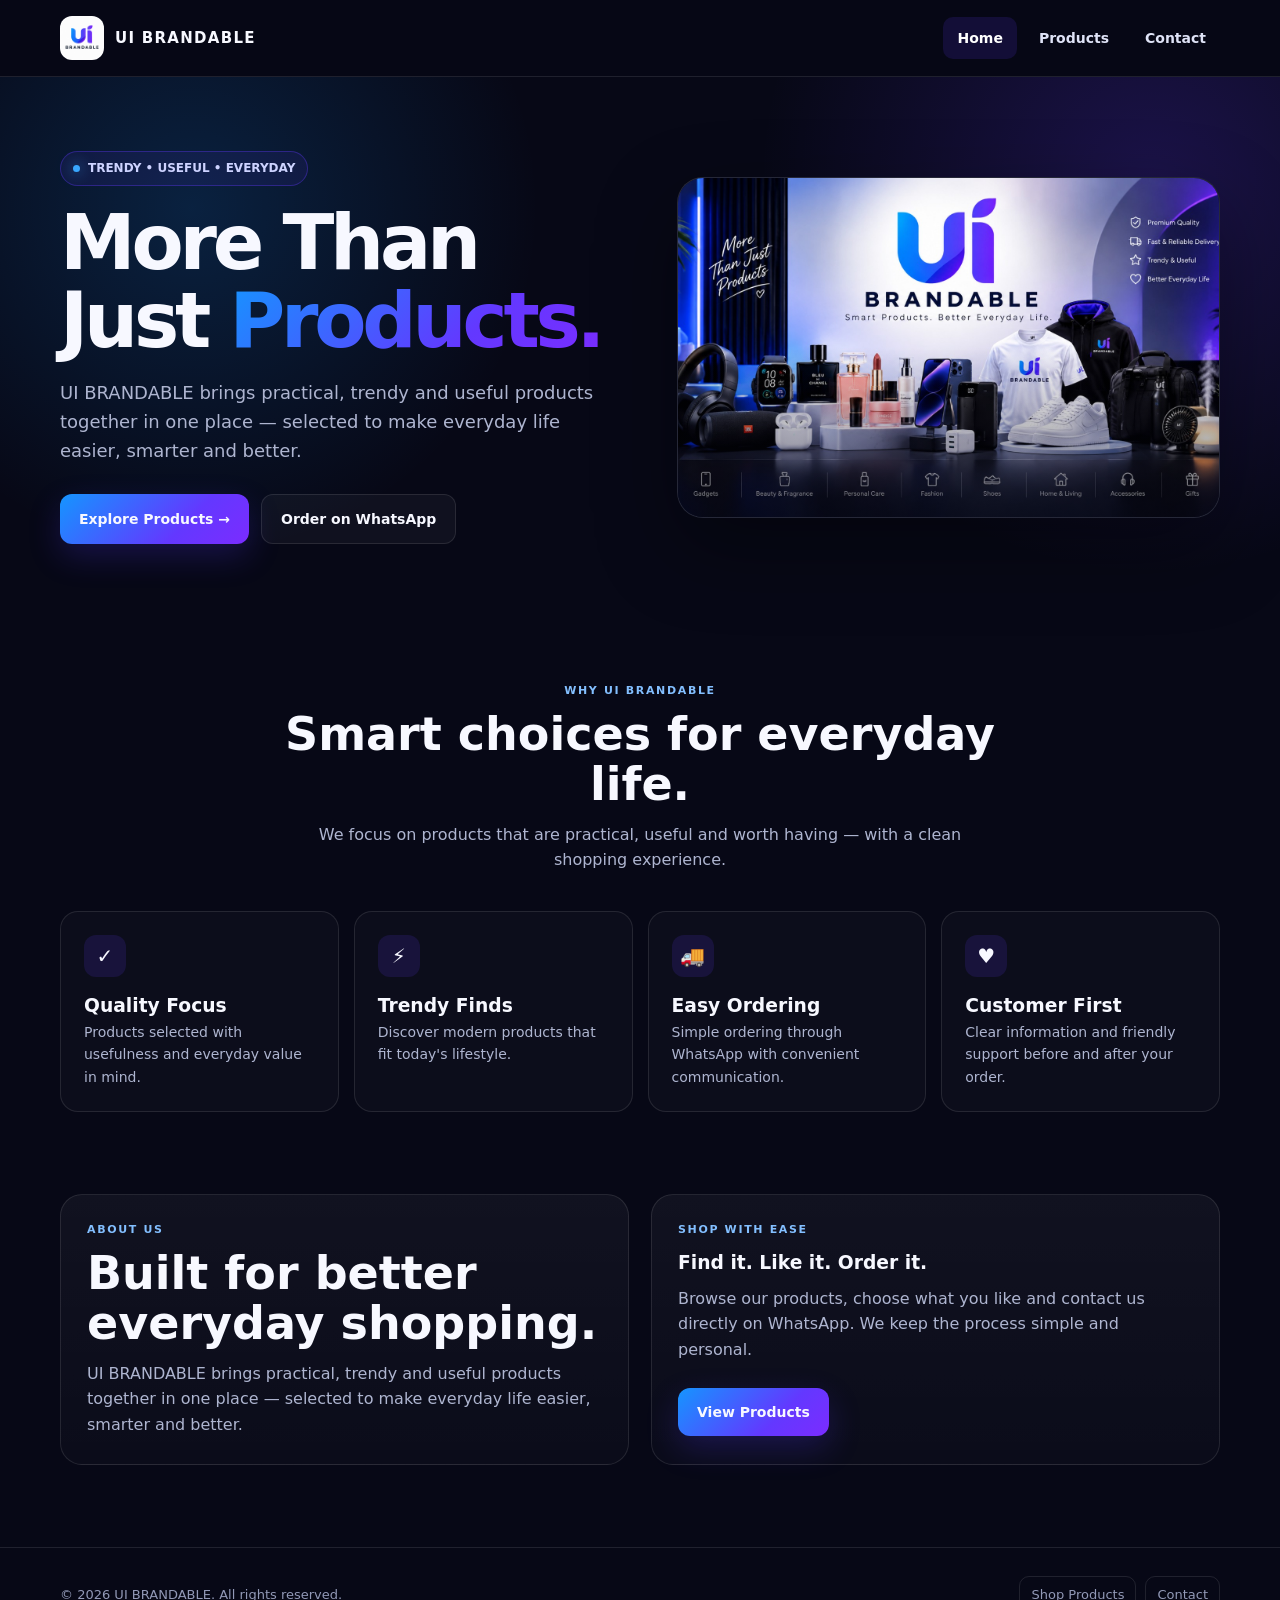
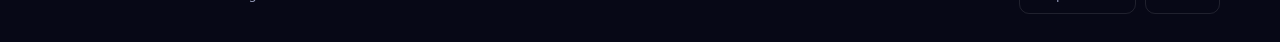
<file: index.html>
<!doctype html>
<html lang="en">
<head>
<meta charset="utf-8">
<meta name="viewport" content="width=device-width,initial-scale=1">
<title>Home | UI BRANDABLE</title>
<meta name="description" content="UI BRANDABLE — smart, trendy and useful products for better everyday life.">
<link rel="stylesheet" href="style.css">
</head>
<body>
<header>
  <div class="container nav">
    <a class="logo-wrap" href="index.html">
      <img src="assets/logo.jpg" alt="UI BRANDABLE logo">
      <span class="logo-text">UI BRANDABLE</span>
    </a>
    <button class="menu" aria-label="Open menu" onclick="toggleMenu()">☰</button>
    <nav id="nav">
      <a class="active" href="index.html">Home</a>
      <a class="" href="products.html">Products</a>
      <a class="" href="contact.html">Contact</a>
    </nav>
  </div>
</header>

<main>
<section class="hero">
 <div class="container hero-grid">
  <div>
   <div class="kicker"><span></span> TRENDY • USEFUL • EVERYDAY</div>
   <h1>More Than Just <span class="gradient-text">Products.</span></h1>
   <p id="heroBio"></p>
   <div class="buttons">
    <a class="btn btn-primary" href="products.html">Explore Products →</a>
    <a class="btn btn-secondary" id="heroWhatsApp" href="#" target="_blank">Order on WhatsApp</a>
   </div>
  </div>
  <div class="hero-card"><img id="heroImage" src="" alt="UI BRANDABLE collection"></div>
 </div>
</section>

<section class="section">
 <div class="container">
  <div class="section-head">
   <div class="eyebrow">Why UI BRANDABLE</div>
   <h2>Smart choices for everyday life.</h2>
   <p>We focus on products that are practical, useful and worth having — with a clean shopping experience.</p>
  </div>
  <div class="features">
   <div class="feature"><div class="icon">✓</div><h3>Quality Focus</h3><p>Products selected with usefulness and everyday value in mind.</p></div>
   <div class="feature"><div class="icon">⚡</div><h3>Trendy Finds</h3><p>Discover modern products that fit today's lifestyle.</p></div>
   <div class="feature"><div class="icon">🚚</div><h3>Easy Ordering</h3><p>Simple ordering through WhatsApp with convenient communication.</p></div>
   <div class="feature"><div class="icon">♥</div><h3>Customer First</h3><p>Clear information and friendly support before and after your order.</p></div>
  </div>
 </div>
</section>

<section class="section" style="padding-top:0">
 <div class="container">
  <div class="about-grid">
   <div class="card"><div class="eyebrow">About Us</div><h2>Built for better everyday shopping.</h2><p class="muted" id="aboutBio"></p></div>
   <div class="card"><div class="eyebrow">Shop With Ease</div><h3>Find it. Like it. Order it.</h3><p class="muted">Browse our products, choose what you like and contact us directly on WhatsApp. We keep the process simple and personal.</p><br><a class="btn btn-primary" href="products.html">View Products</a></div>
  </div>
 </div>
</section>
</main>

<footer>
 <div class="container footer-inner">
   <div>© <span id="year"></span> UI BRANDABLE. All rights reserved.</div>
   <div class="socials"><a href="products.html">Shop Products</a><a href="contact.html">Contact</a></div>
 </div>
</footer>
<script src="config.js"></script>
<script src="script.js"></script>
</body>
</html>
</file>
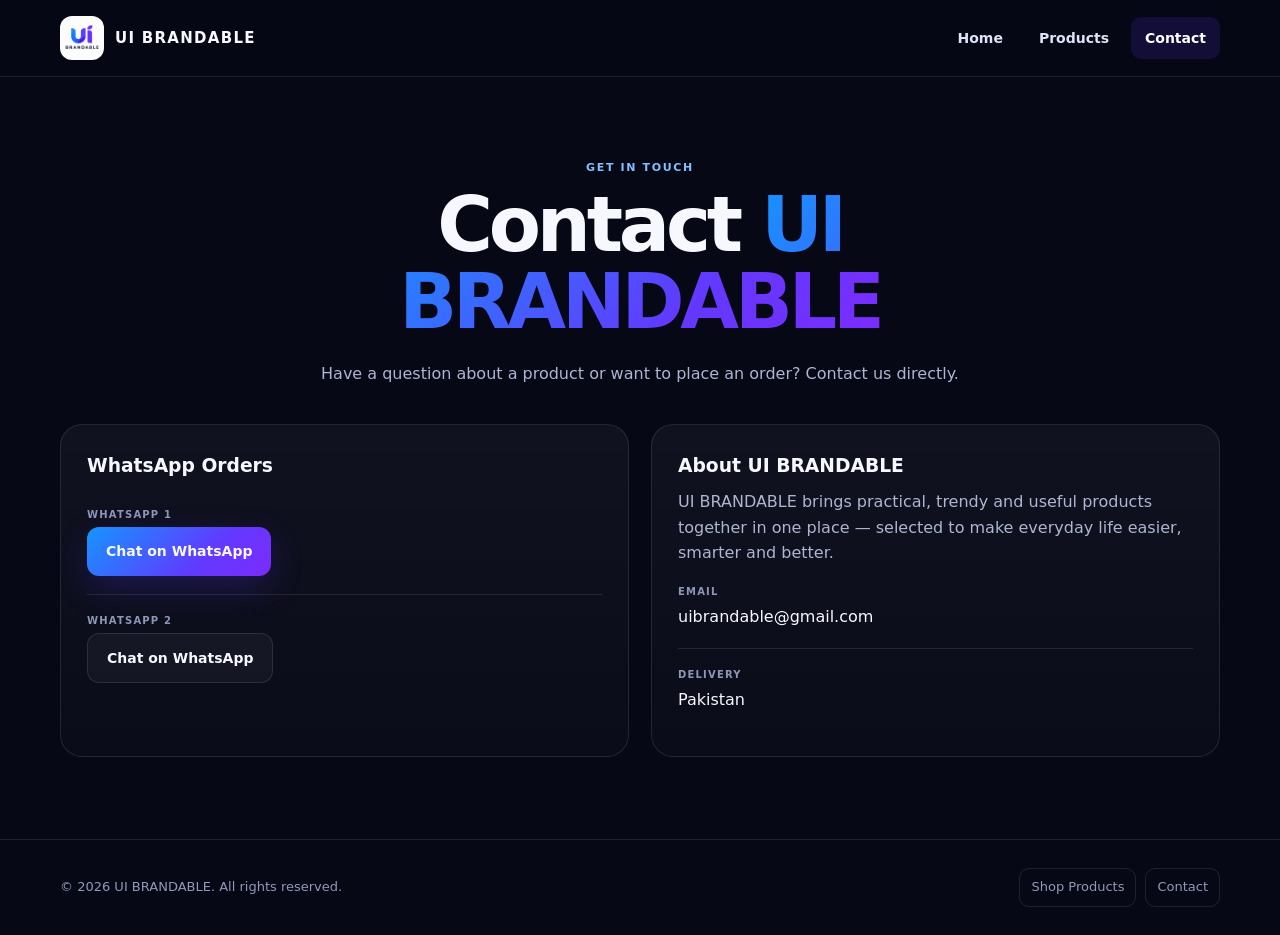
<file: contact.html>
<!doctype html>
<html lang="en">
<head>
<meta charset="utf-8">
<meta name="viewport" content="width=device-width,initial-scale=1">
<title>Contact | UI BRANDABLE</title>
<meta name="description" content="UI BRANDABLE — smart, trendy and useful products for better everyday life.">
<link rel="stylesheet" href="style.css">
</head>
<body>
<header>
  <div class="container nav">
    <a class="logo-wrap" href="index.html">
      <img src="assets/logo.jpg" alt="UI BRANDABLE logo">
      <span class="logo-text">UI BRANDABLE</span>
    </a>
    <button class="menu" aria-label="Open menu" onclick="toggleMenu()">☰</button>
    <nav id="nav">
      <a class="" href="index.html">Home</a>
      <a class="" href="products.html">Products</a>
      <a class="active" href="contact.html">Contact</a>
    </nav>
  </div>
</header>

<main>
<section class="section">
 <div class="container">
  <div class="section-head">
   <div class="eyebrow">Get In Touch</div>
   <h1>Contact <span class="gradient-text">UI BRANDABLE</span></h1>
   <p>Have a question about a product or want to place an order? Contact us directly.</p>
  </div>
  <div class="contact-grid">
   <div class="card">
    <h3>WhatsApp Orders</h3>
    <div class="contact-item"><small>WhatsApp 1</small><a class="btn btn-primary" id="wa1" target="_blank">Chat on WhatsApp</a></div>
    <div class="contact-item"><small>WhatsApp 2</small><a class="btn btn-secondary" id="wa2" target="_blank">Chat on WhatsApp</a></div>
   </div>
   <div class="card">
    <h3>About UI BRANDABLE</h3>
    <p class="muted" id="contactBio"></p>
    <div class="contact-item"><small>Email</small><span id="email"></span></div>
    <div class="contact-item"><small>Delivery</small><span>Pakistan</span></div>
   </div>
  </div>
 </div>
</section>
</main>

<footer>
 <div class="container footer-inner">
   <div>© <span id="year"></span> UI BRANDABLE. All rights reserved.</div>
   <div class="socials"><a href="products.html">Shop Products</a><a href="contact.html">Contact</a></div>
 </div>
</footer>
<script src="config.js"></script>
<script src="script.js"></script>
</body>
</html>
</file>
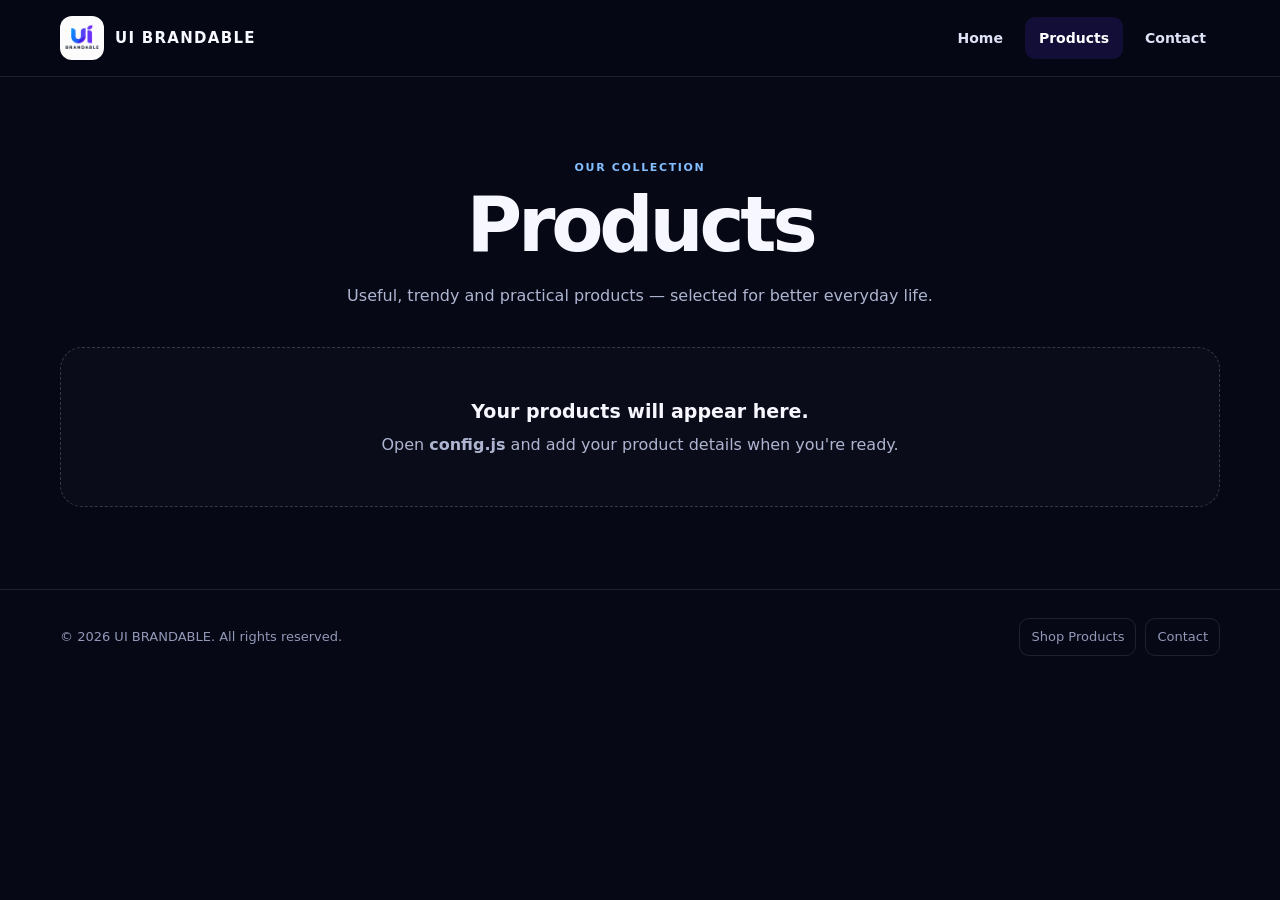
<file: products.html>
<!doctype html>
<html lang="en">
<head>
<meta charset="utf-8">
<meta name="viewport" content="width=device-width,initial-scale=1">
<title>Products | UI BRANDABLE</title>
<meta name="description" content="UI BRANDABLE — smart, trendy and useful products for better everyday life.">
<link rel="stylesheet" href="style.css">
</head>
<body>
<header>
  <div class="container nav">
    <a class="logo-wrap" href="index.html">
      <img src="assets/logo.jpg" alt="UI BRANDABLE logo">
      <span class="logo-text">UI BRANDABLE</span>
    </a>
    <button class="menu" aria-label="Open menu" onclick="toggleMenu()">☰</button>
    <nav id="nav">
      <a class="" href="index.html">Home</a>
      <a class="active" href="products.html">Products</a>
      <a class="" href="contact.html">Contact</a>
    </nav>
  </div>
</header>

<main>
<section class="section">
 <div class="container">
  <div class="section-head">
   <div class="eyebrow">Our Collection</div>
   <h1>Products</h1>
   <p>Useful, trendy and practical products — selected for better everyday life.</p>
  </div>
  <div class="products-grid" id="productsGrid"></div>
 </div>
</section>
</main>

<footer>
 <div class="container footer-inner">
   <div>© <span id="year"></span> UI BRANDABLE. All rights reserved.</div>
   <div class="socials"><a href="products.html">Shop Products</a><a href="contact.html">Contact</a></div>
 </div>
</footer>
<script src="config.js"></script>
<script src="script.js"></script>
</body>
</html>
</file>
<file: style.css>
*{box-sizing:border-box;margin:0;padding:0}
:root{
 --bg:#070816;--bg2:#0d1024;--card:#11152b;--text:#f7f8ff;--muted:#aeb5d0;
 --blue:#1595ff;--purple:#6338ff;--line:rgba(255,255,255,.10);
 --gradient:linear-gradient(135deg,#1595ff 0%,#6338ff 65%,#7b2cff 100%);
}
html{scroll-behavior:smooth}
body{font-family:Inter,system-ui,-apple-system,Segoe UI,Roboto,Arial,sans-serif;background:var(--bg);color:var(--text);line-height:1.6}
a{text-decoration:none;color:inherit}
img{max-width:100%;display:block}
.container{width:min(1160px,92%);margin:auto}
header{position:sticky;top:0;z-index:50;background:rgba(7,8,22,.78);backdrop-filter:blur(18px);border-bottom:1px solid var(--line)}
.nav{height:76px;display:flex;align-items:center;justify-content:space-between;gap:20px}
.logo-wrap{display:flex;align-items:center;gap:11px;font-weight:800;letter-spacing:.08em}
.logo-wrap img{width:44px;height:44px;object-fit:cover;border-radius:12px}
.logo-text{font-size:15px}
nav{display:flex;gap:8px;align-items:center}
nav a{padding:10px 14px;border-radius:10px;color:#dfe3f7;font-size:14px;font-weight:650}
nav a:hover,nav a.active{background:rgba(99,56,255,.14);color:#fff}
.menu{display:none;border:1px solid var(--line);background:transparent;color:white;border-radius:10px;padding:9px 11px;font-size:20px}
.hero{padding:74px 0 56px;background:
 radial-gradient(circle at 15% 25%,rgba(21,149,255,.18),transparent 30%),
 radial-gradient(circle at 90% 20%,rgba(99,56,255,.22),transparent 32%)}
.hero-grid{display:grid;grid-template-columns:1.02fr .98fr;align-items:center;gap:52px}
.kicker{display:inline-flex;gap:8px;align-items:center;padding:7px 12px;border:1px solid rgba(99,56,255,.35);border-radius:999px;background:rgba(99,56,255,.09);font-size:12px;color:#cdd3ff;font-weight:750;margin-bottom:18px}
.kicker span{width:7px;height:7px;border-radius:50%;background:#39a7ff;box-shadow:0 0 15px #39a7ff}
h1{font-size:clamp(42px,6vw,76px);line-height:1.02;letter-spacing:-.055em;margin-bottom:20px}
.gradient-text{background:var(--gradient);-webkit-background-clip:text;background-clip:text;color:transparent}
.hero p{font-size:18px;color:var(--muted);max-width:610px;margin-bottom:28px}
.buttons{display:flex;gap:12px;flex-wrap:wrap}
.btn{display:inline-flex;align-items:center;justify-content:center;gap:8px;padding:13px 19px;border-radius:12px;font-weight:800;font-size:14px;border:1px solid var(--line);transition:.2s}
.btn:hover{transform:translateY(-2px)}
.btn-primary{background:var(--gradient);border:none;box-shadow:0 12px 32px rgba(83,55,255,.22)}
.btn-secondary{background:rgba(255,255,255,.04)}
.hero-card{position:relative;border:1px solid var(--line);border-radius:26px;overflow:hidden;background:#0d1021;box-shadow:0 30px 80px rgba(0,0,0,.38)}
.hero-card img{width:100%;aspect-ratio:16/10;object-fit:cover}
.hero-card:after{content:"";position:absolute;inset:0;background:linear-gradient(180deg,transparent 50%,rgba(5,6,18,.55))}
.section{padding:82px 0}
.section-head{text-align:center;max-width:720px;margin:0 auto 38px}
.eyebrow{color:#83bfff;text-transform:uppercase;letter-spacing:.15em;font-size:11px;font-weight:850;margin-bottom:9px}
h2{font-size:clamp(30px,4vw,46px);line-height:1.1;margin-bottom:12px}
.section-head p,.muted{color:var(--muted)}
.about-grid,.contact-grid{display:grid;grid-template-columns:1fr 1fr;gap:22px}
.card{background:linear-gradient(180deg,rgba(255,255,255,.045),rgba(255,255,255,.018));border:1px solid var(--line);border-radius:22px;padding:26px}
.card h3{margin-bottom:8px}
.features{display:grid;grid-template-columns:repeat(4,1fr);gap:15px}
.feature{padding:23px;border-radius:18px;border:1px solid var(--line);background:rgba(255,255,255,.025)}
.icon{width:42px;height:42px;border-radius:12px;display:grid;place-items:center;background:rgba(99,56,255,.14);font-size:20px;margin-bottom:14px}
.feature p{color:var(--muted);font-size:14px}
.products-grid{display:grid;grid-template-columns:repeat(3,1fr);gap:20px}
.product{overflow:hidden;border:1px solid var(--line);border-radius:20px;background:var(--card)}
.product img{width:100%;aspect-ratio:1/1;object-fit:cover;background:#151932}
.product-body{padding:18px}
.price{font-size:20px;font-weight:850;margin:8px 0}
.old{font-size:13px;color:#858ca8;text-decoration:line-through;margin-left:7px}
.product p{font-size:14px;color:var(--muted);margin-bottom:16px}
.empty{grid-column:1/-1;text-align:center;border:1px dashed rgba(255,255,255,.18);border-radius:22px;padding:48px 25px;background:rgba(255,255,255,.02)}
.empty strong{display:block;font-size:19px;margin-bottom:6px}
.contact-item{padding:18px 0;border-bottom:1px solid var(--line)}
.contact-item:last-child{border-bottom:0}
.contact-item small{display:block;color:#8e96b6;text-transform:uppercase;letter-spacing:.12em;font-size:10px;font-weight:800;margin-bottom:4px}
footer{border-top:1px solid var(--line);padding:28px 0;color:#9299b7;font-size:13px}
.footer-inner{display:flex;justify-content:space-between;gap:20px;align-items:center}
.socials{display:flex;gap:9px}
.socials a{border:1px solid var(--line);padding:8px 11px;border-radius:10px}
.whatsapp-float{position:fixed;right:20px;bottom:20px;z-index:60;background:#1fc75b;color:#fff;border-radius:50%;width:58px;height:58px;display:grid;place-items:center;font-size:25px;box-shadow:0 12px 30px rgba(0,0,0,.35)}
@media(max-width:850px){
 .hero-grid,.about-grid,.contact-grid{grid-template-columns:1fr}
 .features{grid-template-columns:1fr 1fr}
 .products-grid{grid-template-columns:1fr 1fr}
 nav{display:none;position:absolute;left:4%;right:4%;top:70px;padding:10px;background:#0b0d20;border:1px solid var(--line);border-radius:15px;flex-direction:column;align-items:stretch}
 nav.open{display:flex}
 nav a{padding:13px}
 .menu{display:block}
 .hero{padding-top:48px}
}
@media(max-width:560px){
 .features,.products-grid{grid-template-columns:1fr}
 .nav{height:68px}
 .hero p{font-size:16px}
 .section{padding:62px 0}
 .footer-inner{flex-direction:column;align-items:flex-start}
 h1{font-size:44px}
}
</file>
